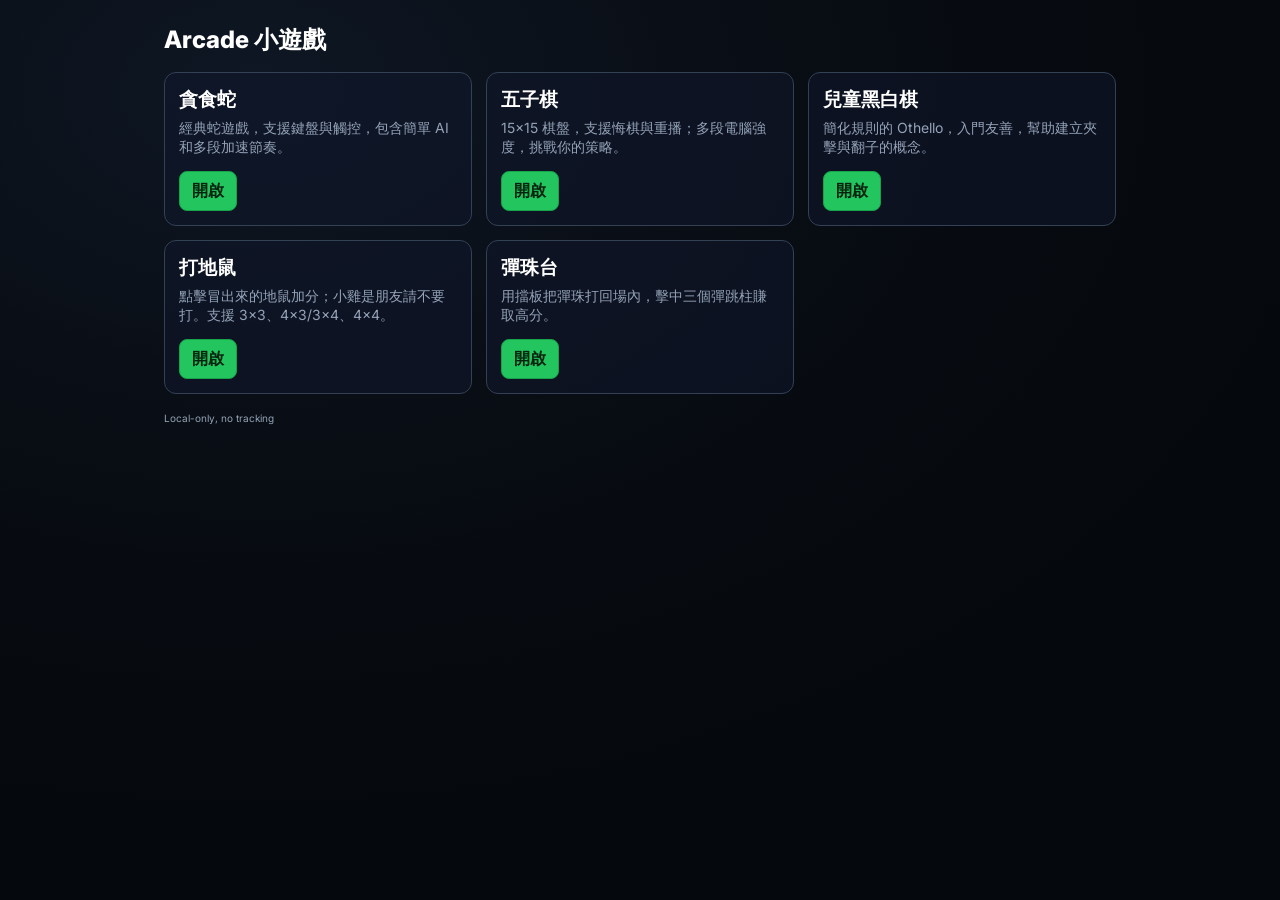
<file: arcade/index.html>
<!doctype html>
<html lang="zh-Hant">
<head>
  <meta charset="utf-8" />
  <meta name="viewport" content="width=device-width, initial-scale=1" />
  <title>Arcade 小遊戲集合</title>
  <link rel="preconnect" href="https://fonts.googleapis.com">
  <link rel="preconnect" href="https://fonts.gstatic.com" crossorigin>
  <link href="https://fonts.googleapis.com/css2?family=Inter:wght@400;600;800&display=swap" rel="stylesheet">
  <style>
    *{box-sizing:border-box}html,body{height:100%}body{margin:0;font-family:Inter,system-ui,-apple-system,Segoe UI,Roboto,Helvetica,Arial,'Apple Color Emoji','Segoe UI Emoji';background:radial-gradient(1200px 800px at 20% 10%,#0e1724, #0a0f17 35%, #070b11 60%, #05080c 100%);color:#e5e7eb}
    .app{max-width:1000px;margin:0 auto;padding:24px}
    h1{margin:0 0 16px;font-weight:800;font-size:24px;color:#fff}
    .grid{display:grid;grid-template-columns:repeat(auto-fill,minmax(260px,1fr));gap:14px}
    .card{border:1px solid #334155;background:rgba(15,23,42,.6);border-radius:12px;padding:14px}
    .card h3{margin:0 0 6px;color:#fff}
    .card p{margin:0 0 10px;color:#94a3b8;font-size:14px;min-height:42px}
    .card a{display:inline-block;background:#22c55e;color:#062310;text-decoration:none;padding:8px 12px;border-radius:8px;border:1px solid #16a34a;font-weight:600}
    .foot{margin-top:16px;color:#94a3b8;font-size:12px}
  </style>
  <meta name="color-scheme" content="dark light">
</head>
<body>
  <div class="app">
    <h1>Arcade 小遊戲</h1>
    <div class="grid">
      <div class="card">
        <h3>貪食蛇</h3>
        <p>經典蛇遊戲，支援鍵盤與觸控，包含簡單 AI 和多段加速節奏。</p>
        <a href="../snake-game/index.html">開啟</a>
      </div>
      <div class="card">
        <h3>五子棋</h3>
        <p>15×15 棋盤，支援悔棋與重播；多段電腦強度，挑戰你的策略。</p>
        <a href="../gomoku/index.html">開啟</a>
      </div>
      <div class="card">
        <h3>兒童黑白棋</h3>
        <p>簡化規則的 Othello，入門友善，幫助建立夾擊與翻子的概念。</p>
        <a href="../othello-kids/index.html">開啟</a>
      </div>
      <div class="card">
        <h3>打地鼠</h3>
        <p>點擊冒出來的地鼠加分；小雞是朋友請不要打。支援 3×3、4×3/3×4、4×4。</p>
        <a href="../whack-a-mole/index.html">開啟</a>
      </div>
      <div class="card">
        <h3>彈珠台</h3>
        <p>用擋板把彈珠打回場內，擊中三個彈跳柱賺取高分。</p>
        <a href="../pinball/index.html">開啟</a>
      </div>
    </div>
    <div class="foot">
      <small>Local-only, no tracking</small>
    </div>
  </div>
</body>
</html>
</file>
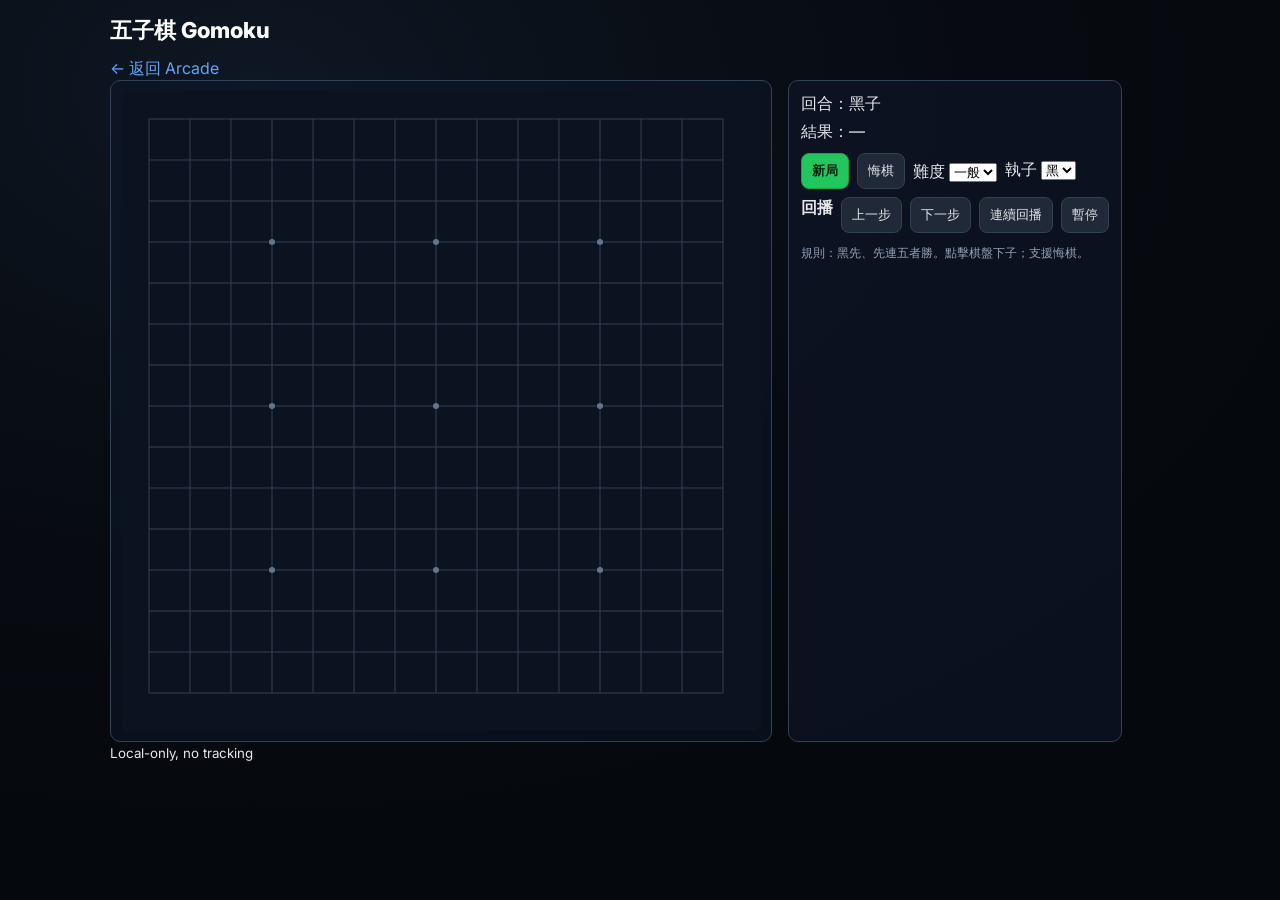
<file: gomoku/index.html>
﻿<!doctype html>
<html lang="zh-Hant">
<head>
  <meta charset="utf-8" />
  <meta name="viewport" content="width=device-width, initial-scale=1" />
  <title>五子棋 Gomoku</title>
  <link rel="preconnect" href="https://fonts.googleapis.com">
  <link rel="preconnect" href="https://fonts.gstatic.com" crossorigin>
  <link href="https://fonts.googleapis.com/css2?family=Inter:wght@400;600;800&display=swap" rel="stylesheet">
  <link rel="stylesheet" href="styles.css" />
  <link rel="stylesheet" href="responsive.css" />
</head>
<body>
  <div class="app">
    <header class="head">
      <h1>五子棋 Gomoku</h1>
      <nav class="nav">
        <a href="../arcade/index.html">← 返回 Arcade</a>
      </nav>
    </header>

    <main class="main">
      <div class="gomoku">
        <div class="board-wrap">
          <canvas id="gomokuBoard" width="640" height="640" aria-label="Gomoku board" tabindex="0"></canvas>
        </div>
        <aside class="side">
          <div class="status">
            <div>回合：<span id="turn">黑子</span></div>
            <div>結果：<span id="result">—</span></div>
          </div>
          <div class="controls"><button id="newGame" class="primary">新局</button><button id="undo">悔棋</button><label style="display:block;margin-top:8px;">難度 <select id="difficulty"><option value="novice">入門</option><option value="easy">簡單</option><option value="medium" selected>一般</option><option value="hard">困難</option><option value="expert">專家</option></select></label><label style="display:block;margin-top:6px;">執子 <select id="side"><option value="black" selected>黑</option><option value="white">白</option></select></label></div>
          <div class="controls" style="margin-top:8px">
            <div style="font-weight:600;margin-bottom:6px">回播</div>
            <button id="replayPrev">上一步</button>
            <button id="replayNext">下一步</button>
            <button id="replayPlay">連續回播</button>
            <button id="replayPause">暫停</button>
          </div>
          <div id="explain" style="margin-top:10px;color:#cbd5e1;font-size:13px;line-height:1.5"></div>
          <p class="hint">規則：黑先、先連五者勝。點擊棋盤下子；支援悔棋。</p>
        </aside>
      </div>
    </main>

    <footer class="foot">
      <small>Local-only, no tracking</small>
    </footer>
  </div>

  <script src="main.js"></script>
</body>
</html>
</file>
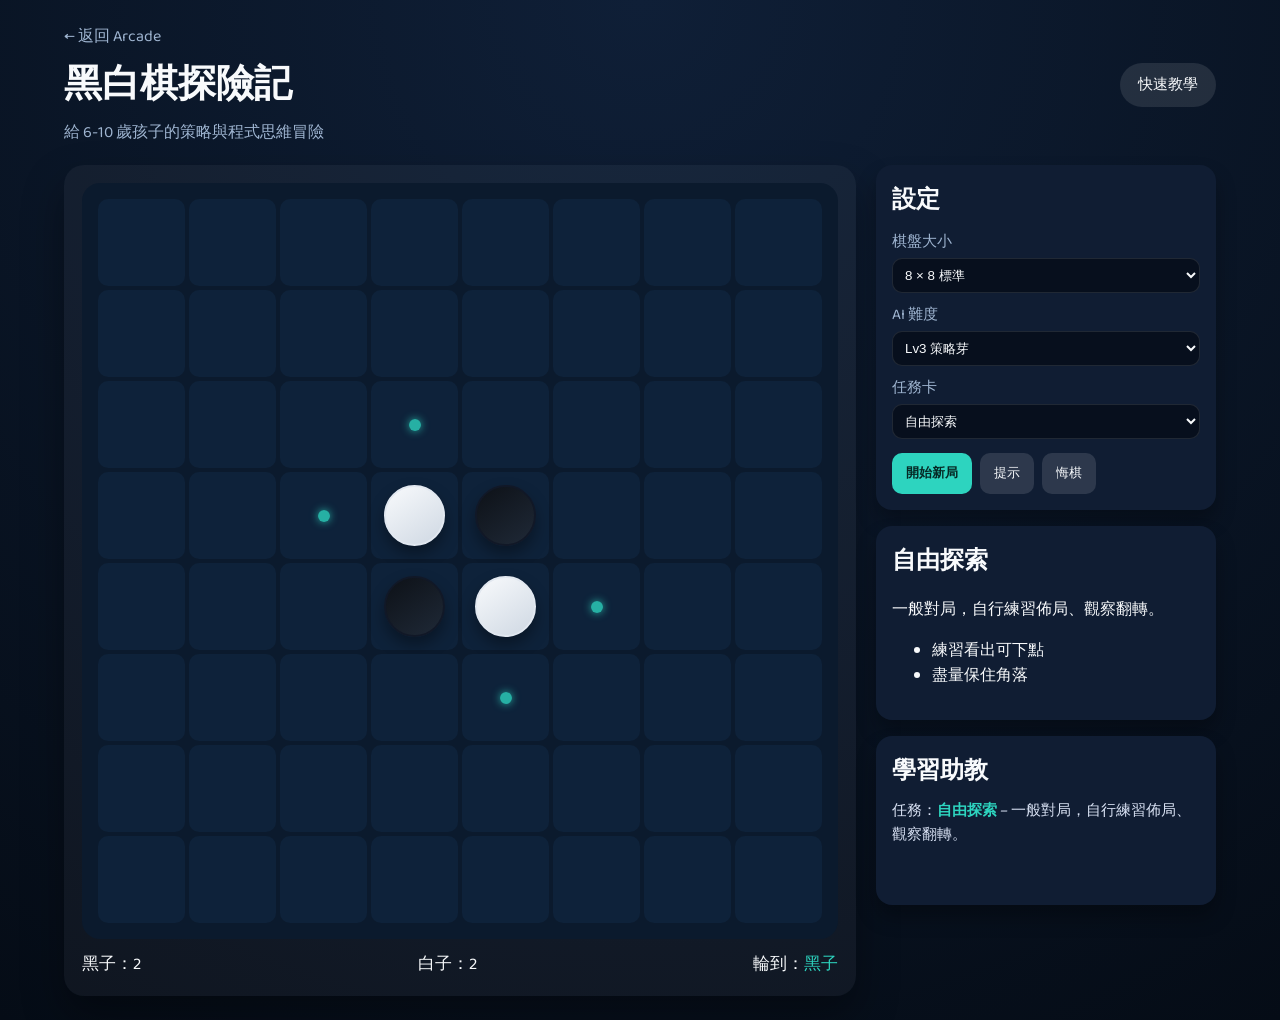
<file: othello-kids/index.html>
<!doctype html>
<html lang="zh-Hant">
<head>
  <meta charset="utf-8" />
  <meta name="viewport" content="width=device-width, initial-scale=1" />
  <title>黑白棋探險記 · Othello Kids Adventure</title>
  <link rel="preconnect" href="https://fonts.googleapis.com">
  <link rel="preconnect" href="https://fonts.gstatic.com" crossorigin>
  <link href="https://fonts.googleapis.com/css2?family=Baloo+2:wght@500;600&display=swap" rel="stylesheet">
  <link rel="stylesheet" href="styles.css" />
</head>
<body>
  <div class="app">
    <header class="hero">
      <div>
        <a href="../arcade/index.html" class="back">← 返回 Arcade</a>
        <h1>黑白棋探險記</h1>
        <p>給 6-10 歲孩子的策略與程式思維冒險</p>
      </div>
      <button id="guideBtn" class="pill">快速教學</button>
    </header>

    <main class="layout">
      <section class="board-shell">
        <div class="board" id="board"></div>
        <div class="board-footer">
          <div>黑子：<span id="blackCount">2</span></div>
          <div>白子：<span id="whiteCount">2</span></div>
          <div class="turn">輪到：<span id="turnLabel">黑子</span></div>
        </div>
      </section>

      <section class="panel">
        <div class="card">
          <h2>設定</h2>
          <label>棋盤大小
            <select id="sizeSelect">
              <option value="8" selected>8 × 8 標準</option>
              <option value="6">6 × 6 入門</option>
              <option value="4">4 × 4 迷你</option>
            </select>
          </label>
          <label>AI 難度
            <select id="difficultySelect">
              <option value="1">Lv1 新手</option>
              <option value="2">Lv2 觀察家</option>
              <option value="3" selected>Lv3 策略芽</option>
              <option value="4">Lv4 進階戰術</option>
              <option value="5">Lv5 教練級</option>
            </select>
          </label>
          <label>任務卡
            <select id="missionSelect"></select>
          </label>
          <div class="btn-row">
            <button id="newGame" class="primary">開始新局</button>
            <button id="hintBtn">提示</button>
            <button id="undoBtn">悔棋</button>
          </div>
        </div>

        <div class="card" id="missionCard">
          <h2 id="missionTitle">任務介紹</h2>
          <p id="missionDesc">選擇任務卡即可載入專屬挑戰情境。</p>
          <ul id="missionGoals"></ul>
        </div>

        <div class="card">
          <h2>學習助教</h2>
          <div id="coachLog" class="coach-log">歡迎！棋盤上的亮點是可下的位置，點擊即可夾擊翻面喔。</div>
        </div>
      </section>
    </main>
  </div>

  <template id="guideTemplate">
    <div class="modal" role="dialog" aria-label="快速教學">
      <div class="modal-box">
        <button class="close" data-close>×</button>
        <h3>3 分鐘搞懂黑白棋</h3>
        <ol>
          <li>夾住對手棋子即可把夾住路徑全部翻成自己的顏色。</li>
          <li>可下點會用「小亮點」提醒，沒有可下點時自動 PASS。</li>
          <li>善用角落、邊線，不容易被反翻；任務卡會給你不同挑戰。</li>
        </ol>
        <p>試著完成任務，再挑戰更聰明的 AI！</p>
      </div>
    </div>
  </template>

  <!-- 使用一般 script + defer，避免在 file:// 下被 CORS 擋掉 (module 會被擋) -->
  <script src="main.js" defer></script>
</body>
</html>
</file>
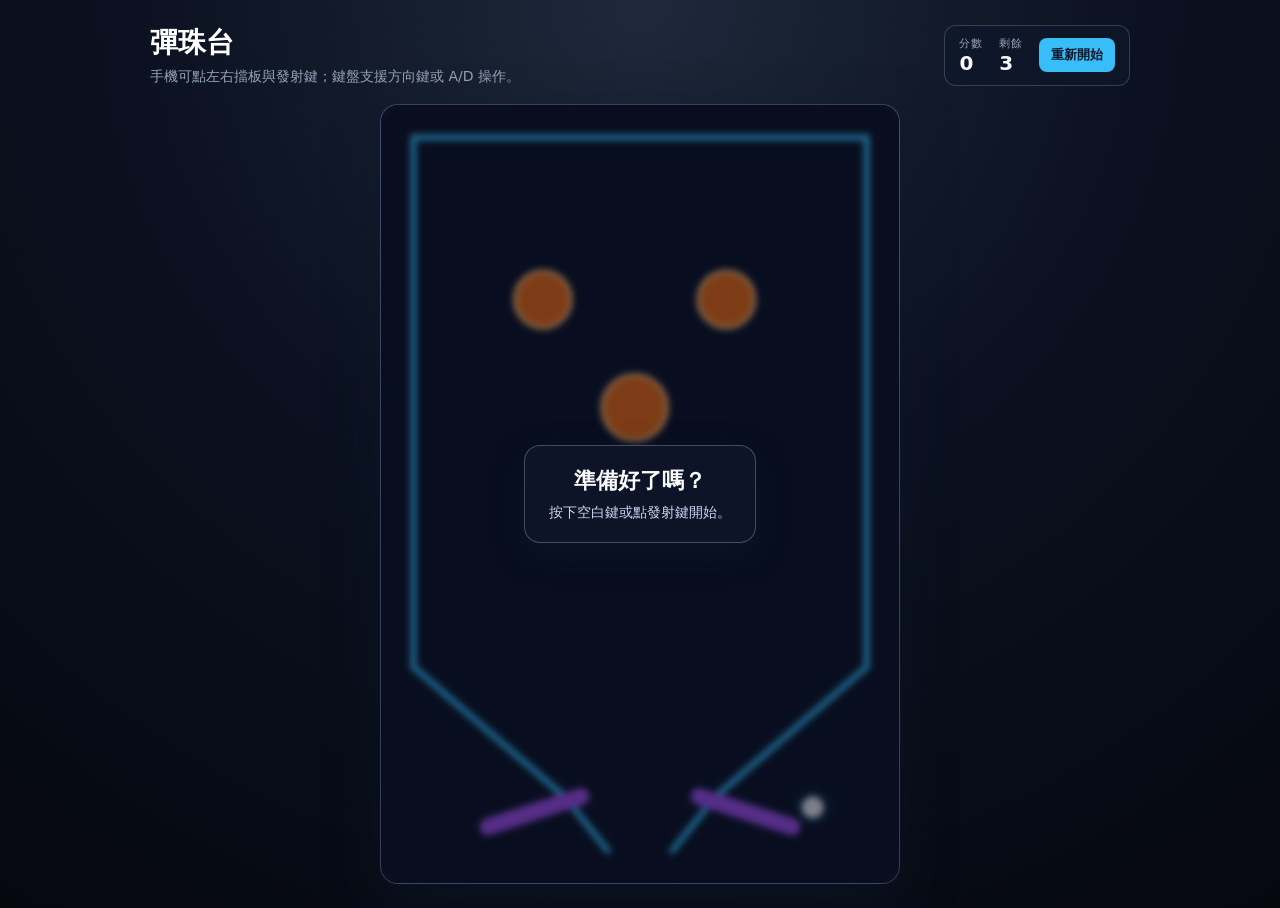
<file: pinball/index.html>
<!doctype html>
<html lang="zh-Hant">
<head>
  <meta charset="utf-8" />
  <meta name="viewport" content="width=device-width, initial-scale=1" />
  <title>彈珠台</title>
  <link rel="stylesheet" href="styles.css" />
</head>
<body>
  <main class="app">
    <header class="header">
      <div>
        <h1>彈珠台</h1>
        <p>手機可點左右擋板與發射鍵；鍵盤支援方向鍵或 A/D 操作。</p>
      </div>
      <div class="scoreboard">
        <div>
          <span class="label">分數</span>
          <span id="score" class="value">0</span>
        </div>
        <div>
          <span class="label">剩餘</span>
          <span id="lives" class="value">3</span>
        </div>
        <button id="restart" type="button">重新開始</button>
      </div>
    </header>
    <section class="board">
      <canvas id="table" width="480" height="720" aria-label="彈珠台" role="img"></canvas>
      <div class="touch-controls" aria-hidden="true">
        <button class="touch-button left" type="button">左擋板</button>
        <button class="touch-button launch" type="button">發射</button>
        <button class="touch-button right" type="button">右擋板</button>
      </div>
      <div id="overlay" class="overlay">
        <div class="panel">
          <h2>準備好了嗎？</h2>
          <p>按下空白鍵或點發射鍵開始。</p>
        </div>
      </div>
    </section>
  </main>
  <script src="main.js"></script>
</body>
</html>
</file>
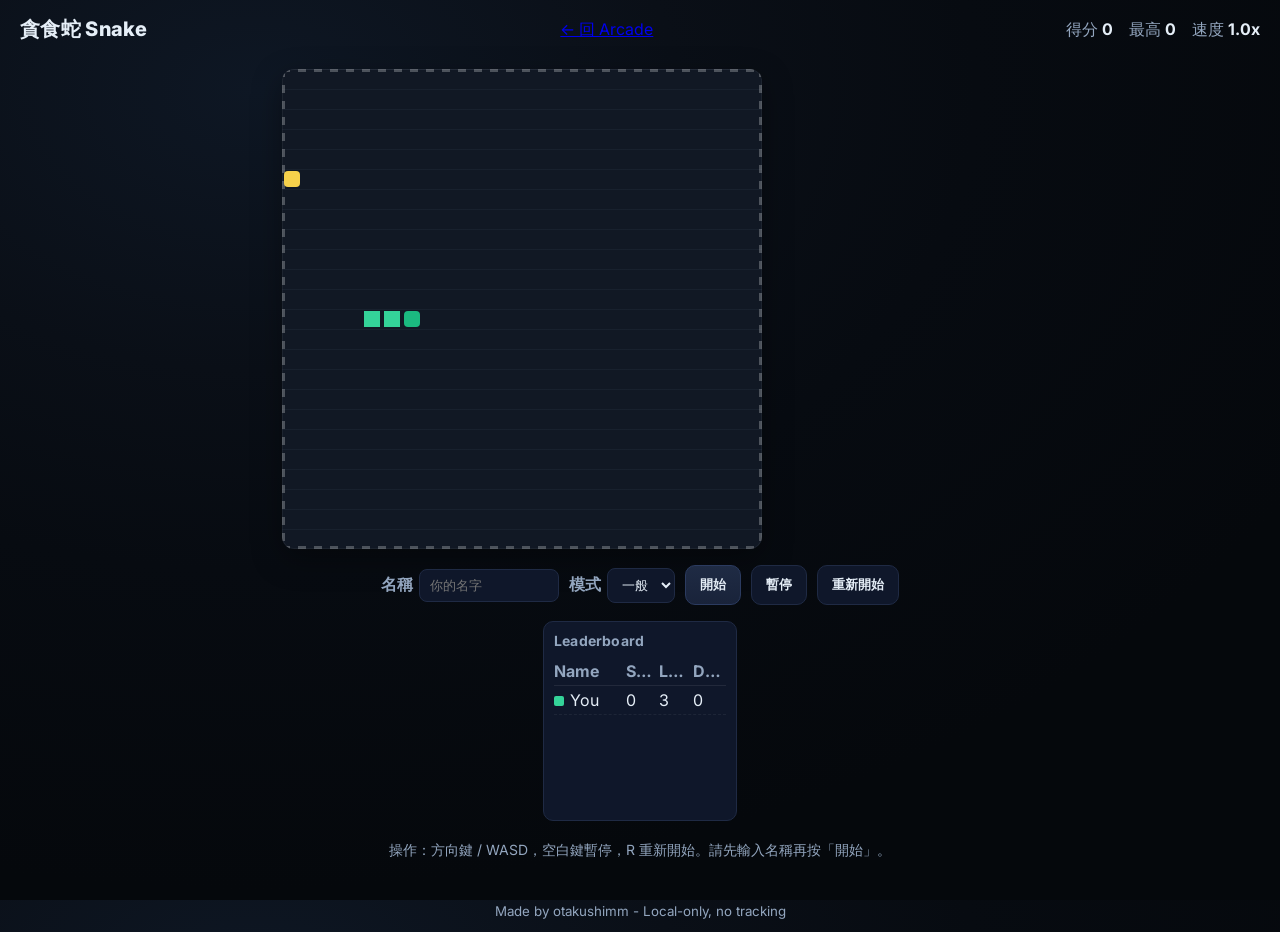
<file: snake-game/index.html>
<!doctype html>
<html lang="zh-Hant">
<head>
  <meta charset="utf-8" />
  <meta name="viewport" content="width=device-width, initial-scale=1" />
  <title>貪食蛇 Snake</title>
  <link rel="preconnect" href="https://fonts.googleapis.com">
  <link rel="preconnect" href="https://fonts.gstatic.com" crossorigin>
  <link href="https://fonts.googleapis.com/css2?family=Inter:wght@400;600;800&display=swap" rel="stylesheet">
  <link rel="stylesheet" href="styles.css" />
  <!-- layout expects specific IDs present: score/high/speed/leaderboard -->
</head>
<body>
  <div class="app">
    <header class="head">
      <h1>貪食蛇 Snake</h1>
      <nav class="nav"><a href="../arcade/index.html">← 回 Arcade</a></nav>
      <div class="stats">
        <div>得分 <span id="score">0</span></div>
        <div>最高 <span id="high">0</span></div>
        <div>速度 <span id="speed">1x</span></div>
      </div>
    </header>

    <main class="main">
      <!-- Board -->
      <div class="playzone">
        <canvas id="board" width="480" height="480" aria-label="Game board" tabindex="0"></canvas>
      </div>

      <!-- Touch controls: 下方左右兩側，上/左 與 下/右 -->
      <div class="touch two-columns" aria-label="Touch controls">
        <div class="col left">
          <button data-dir="up" aria-label="Up">上</button>
          <button data-dir="left" aria-label="Left">左</button>
        </div>
        <div class="col right">
          <button data-dir="down" aria-label="Down">下</button>
          <button data-dir="right" aria-label="Right">右</button>
        </div>
      </div>

      <!-- Controls (名稱、模式、開始/暫停/重來) -->
      <div class="controls">
        <label class="namewrap">名稱
          <input id="playerName" class="name" placeholder="你的名字" maxlength="12" />
        </label>
        <label class="mode" for="modeSelect">模式
          <select id="modeSelect">
            <option value="normal" selected>一般</option>
            <option value="versus">對戰</option>
            <option value="infinite">無限</option>
          </select>
        </label>
        <button id="startBtn" class="primary">開始</button>
        <button id="pauseBtn">暫停</button>
        <button id="restartBtn">重新開始</button>
      </div>

      <!-- Leaderboard -->
      <aside id="leaderboard" class="leaderboard" aria-label="排行榜"></aside>

      <!-- Hint -->
      <p class="hint">操作：方向鍵 / WASD，空白鍵暫停，R 重新開始。請先輸入名稱再按「開始」。</p>
    </main>

    <footer class="foot">
      <small>Made by otakushimm - Local-only, no tracking</small>
    </footer>
  </div>

  <script src="main.js"></script>
  </body>
  </html>
</file>
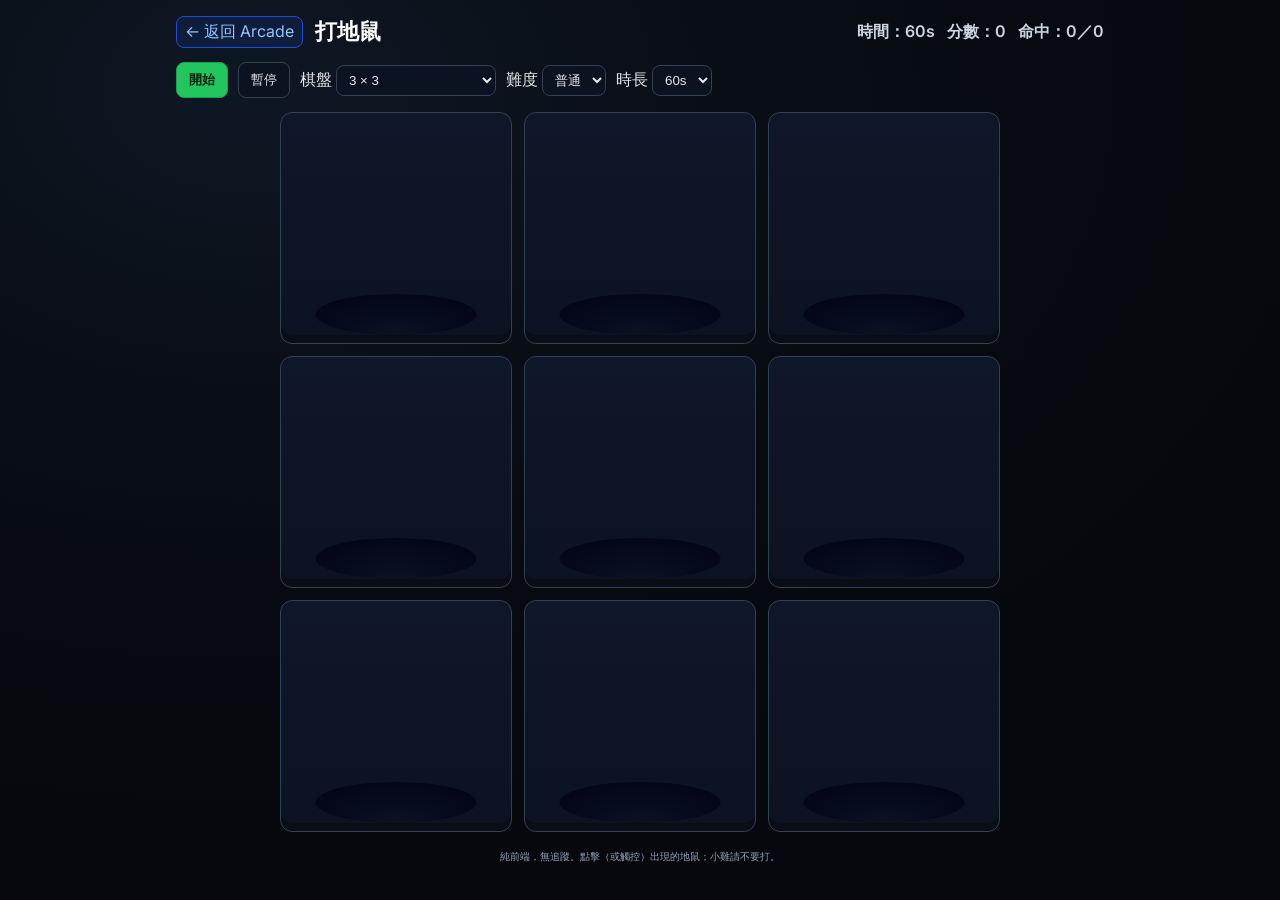
<file: whack-a-mole/index.html>
<!doctype html>
<html lang="zh-Hant">
<head>
  <meta charset="utf-8" />
  <meta name="viewport" content="width=device-width, initial-scale=1" />
  <title>打地鼠｜Whack-a-Mole</title>
  <link rel="preconnect" href="https://fonts.googleapis.com">
  <link rel="preconnect" href="https://fonts.gstatic.com" crossorigin>
  <link href="https://fonts.googleapis.com/css2?family=Inter:wght@400;600;800&display=swap" rel="stylesheet">
  <link rel="stylesheet" href="styles.css" />
</head>
<body>
  <div class="app">
    <header class="top">
      <a class="back" href="../arcade/index.html">← 返回 Arcade</a>
      <h1>打地鼠</h1>
      <div class="hud">
        <div>時間：<span id="time">60</span>s</div>
        <div>分數：<span id="score">0</span></div>
        <div>命中：<span id="hits">0</span>／<span id="shots">0</span></div>
      </div>
    </header>

    <main>
      <section class="controls">
        <button id="startBtn" class="primary">開始</button>
        <button id="pauseBtn">暫停</button>
        <label>棋盤
          <select id="boardSize">
            <option value="3x3" selected>3 × 3</option>
            <option value="4x3">4 × 3（直立變 3×4）</option>
            <option value="4x4">4 × 4</option>
          </select>
        </label>
        <label>難度
          <select id="difficulty">
            <option value="easy">容易</option>
            <option value="normal" selected>普通</option>
            <option value="hard">困難</option>
          </select>
        </label>
        <label>時長
          <select id="duration">
            <option value="45">45s</option>
            <option value="60" selected>60s</option>
            <option value="90">90s</option>
          </select>
        </label>
      </section>

      <section class="board" id="board" aria-label="遊戲區" role="application"></section>
    </main>

    <footer class="foot">
      <small>純前端，無追蹤。點擊（或觸控）出現的地鼠；小雞請不要打。</small>
    </footer>
  </div>

  <script src="main.js"></script>
</body>
</html>
</file>
<file: gomoku/styles.css>
﻿*{box-sizing:border-box}html,body{height:100%}body{margin:0;font-family:Inter,system-ui,-apple-system,Segoe UI,Roboto,Helvetica,Arial,'Apple Color Emoji','Segoe UI Emoji';background:radial-gradient(1200px 800px at 20% 10%,#0e1724, #0a0f17 35%, #070b11 60%, #05080c 100%);color:#e5e7eb}.app{max-width:1100px;margin:0 auto;padding:16px 20px}h1{margin:0 0 12px;font-weight:800;font-size:22px;color:#fff}.nav a{color:#60a5fa;text-decoration:none}.gomoku{display:flex;gap:16px}.board-wrap{padding:10px;border:1px solid #334155;border-radius:10px;background:rgba(15,23,42,0.5)}canvas{background:#0b1320;border-radius:8px;display:block}.side{min-width:220px;border:1px solid #334155;border-radius:10px;padding:12px;background:rgba(15,23,42,0.6)}.status{display:grid;gap:6px;margin-bottom:10px}.controls{display:flex;gap:8px;margin-bottom:8px}button{background:#1f2937;color:#e5e7eb;border:1px solid #334155;border-radius:8px;padding:8px 10px;cursor:pointer}button.primary{background:#22c55e;color:#062310;border-color:#16a34a;font-weight:600}.hint{color:#94a3b8;font-size:12px}
</file>
<file: gomoku/responsive.css>
/* Responsive overrides for mobile */
canvas#gomokuBoard{width:min(92vw,640px);height:auto;display:block}
@media (max-width: 900px){.gomoku{flex-direction:column}.side{min-width:unset;width:100%}}
</file>
<file: othello-kids/styles.css>
:root {
  color-scheme: dark;
  --bg: #081221;
  --panel: #101d33;
  --accent: #2dd4bf;
  --accent-dark: #0d9488;
  --text: #f8fafc;
  --muted: #9fb5d1;
  --warning: #f59e0b;
}

* { box-sizing: border-box; }
html, body {
  margin: 0;
  padding: 0;
  min-height: 100%;
  font-family: 'Baloo 2', 'Noto Sans TC', sans-serif;
  background: radial-gradient(circle at top, #0f1f37, #050c16);
  color: var(--text);
}

.app { max-width: 1200px; margin: 0 auto; padding: 24px; }
.hero { display:flex; justify-content:space-between; align-items:center; margin-bottom:20px; }
.hero h1 { margin:0; font-size:2.4rem; }
.hero p { margin:4px 0 0; color:var(--muted); }
.hero .back { display:inline-block; margin-bottom:6px; color:var(--muted); text-decoration:none; }
.hero .back:hover { color:var(--accent); }
.pill { border:none; border-radius:999px; padding:10px 18px; background:rgba(255,255,255,.1); color:var(--text); cursor:pointer; font-size:0.95rem; }
.pill:hover { background:rgba(255,255,255,.25); }

.layout { display:grid; grid-template-columns: minmax(480px, 1fr) 340px; gap:20px; }
.board-shell { background:rgba(255,255,255,0.04); border-radius:20px; padding:18px; box-shadow:0 20px 40px rgba(0,0,0,.35); }
.board { width:100%; aspect-ratio:1; display:grid; background:#0b1a2d; border-radius:18px; padding:16px; gap:4px; }
.cell { background:#0e223a; border-radius:10px; position:relative; cursor:pointer; transition:transform .15s; }
.cell:hover { transform:scale(1.02); }
.cell.disabled { cursor:not-allowed; opacity:.4; }
.disc { width:70%; height:70%; border-radius:50%; position:absolute; top:15%; left:15%; box-shadow:0 8px 15px rgba(0,0,0,.35); }
.disc.black { background:linear-gradient(145deg,#0d1117,#1f2937); border:2px solid #111827; }
.disc.white { background:linear-gradient(145deg,#f8fafc,#cfd8e3); border:2px solid #e2e8f0; }
.hint-dot { width:12px; height:12px; border-radius:50%; background:rgba(45,212,191,.8); position:absolute; top:calc(50% - 6px); left:calc(50% - 6px); box-shadow:0 0 8px rgba(45,212,191,.8); }
.last-move { outline:3px solid var(--accent); outline-offset:-6px; }
.suggestion-ring { outline:3px dashed var(--warning); outline-offset:-5px; }

.board-footer { display:flex; justify-content:space-between; margin-top:12px; font-size:1.05rem; }
.turn span { color:var(--accent); }

.panel { display:flex; flex-direction:column; gap:16px; }
.card { background:var(--panel); border-radius:16px; padding:16px; box-shadow:0 12px 20px rgba(0,0,0,0.3); }
.card h2 { margin:0 0 8px; }
.card label { display:block; margin-top:10px; font-size:0.95rem; color:var(--muted); }
.card select { width:100%; margin-top:4px; padding:8px; border-radius:10px; border:1px solid rgba(255,255,255,0.1); background:rgba(6,13,24,0.8); color:var(--text); }
.btn-row { margin-top:14px; display:flex; gap:8px; flex-wrap:wrap; }
button { font-family:inherit; border:none; border-radius:10px; padding:10px 14px; cursor:pointer; background:rgba(255,255,255,.12); color:var(--text); }
button.primary { background:var(--accent); color:#062925; font-weight:600; }
button:disabled { opacity:.4; cursor:not-allowed; }

.coach-log { min-height:90px; font-size:0.95rem; color:#d9e2f4; }
.coach-log strong { color:var(--accent); }

.modal { position:fixed; inset:0; background:rgba(4,9,17,.7); display:flex; align-items:center; justify-content:center; z-index:50; }
.modal-box { background:#0f1e34; border-radius:20px; padding:24px; width:min(420px,90%); box-shadow:0 20px 40px rgba(0,0,0,.5); }
.modal .close { position:absolute; top:18px; right:18px; background:transparent; font-size:1.4rem; }

@media (max-width: 980px) {
  .layout { grid-template-columns: 1fr; }
}
</file>
<file: pinball/styles.css>
:root{
  color-scheme: dark;
  font-family: "Noto Sans TC", "Inter", system-ui, sans-serif;
  background: #05080f;
}
*{box-sizing:border-box}
body{
  margin:0;
  min-height:100vh;
  display:flex;
  justify-content:center;
  align-items:flex-start;
  padding:24px;
  color:#e5e7eb;
  background:radial-gradient(circle at top, #1e293b, #0b1120 45%, #05080f 100%);
}
.app{
  width:min(980px, 100%);
  display:flex;
  flex-direction:column;
  gap:18px;
}
.header{
  display:flex;
  justify-content:space-between;
  flex-wrap:wrap;
  gap:16px;
  align-items:center;
}
.header h1{
  margin:0 0 6px;
  font-size:28px;
  color:#fff;
}
.header p{
  margin:0;
  color:#94a3b8;
  font-size:14px;
}
.scoreboard{
  display:flex;
  align-items:center;
  gap:16px;
  flex-wrap:wrap;
  padding:10px 14px;
  border-radius:12px;
  border:1px solid rgba(148,163,184,.3);
  background:rgba(15,23,42,.65);
}
.scoreboard .label{
  display:block;
  font-size:11px;
  text-transform:uppercase;
  letter-spacing:.08em;
  color:#94a3b8;
}
.scoreboard .value{
  display:block;
  font-weight:700;
  font-size:20px;
  color:#f8fafc;
}
#restart{
  border:none;
  border-radius:8px;
  padding:8px 12px;
  font-weight:600;
  color:#0f172a;
  background:#38bdf8;
  cursor:pointer;
}
#restart:hover{filter:brightness(1.05)}
.board{
  position:relative;
  width:min(520px, 100%);
  aspect-ratio:2/3;
  margin:0 auto;
  border-radius:18px;
  background:linear-gradient(160deg, rgba(59,130,246,.2), rgba(15,23,42,.8));
  border:1px solid rgba(148,163,184,.3);
  box-shadow:0 18px 50px rgba(15,23,42,.6);
  overflow:hidden;
}
canvas{
  width:100%;
  height:100%;
  display:block;
}
.touch-controls{
  position:absolute;
  inset:0;
  display:flex;
  align-items:flex-end;
  justify-content:space-between;
  gap:8px;
  padding:18px;
  pointer-events:none;
}
.touch-controls .touch-button{
  display:none;
}
@media (max-width: 768px), (pointer: coarse){
  .touch-controls .touch-button{
    display:inline-flex;
    align-items:center;
    justify-content:center;
  }
}
.touch-button{
  pointer-events:auto;
  border:none;
  border-radius:999px;
  padding:12px 16px;
  min-width:96px;
  font-size:13px;
  font-weight:700;
  text-transform:uppercase;
  letter-spacing:.08em;
  color:#0f172a;
  background:rgba(226,232,240,.9);
  box-shadow:0 8px 18px rgba(15,23,42,.4);
  opacity:.8;
}
.touch-button.launch{
  background:#38bdf8;
}
.touch-button.left,
.touch-button.right{
  background:#a855f7;
  color:#f8fafc;
}
.touch-button:active{
  transform:scale(.96);
}
.overlay{
  position:absolute;
  inset:0;
  display:flex;
  align-items:center;
  justify-content:center;
  background:rgba(2,6,23,.5);
  backdrop-filter:blur(3px);
  color:#f8fafc;
  text-align:center;
}
.overlay.hidden{display:none}
.panel{
  background:rgba(15,23,42,.85);
  border:1px solid rgba(148,163,184,.4);
  padding:20px 24px;
  border-radius:16px;
  box-shadow:0 12px 30px rgba(15,23,42,.6);
}
.panel h2{margin:0 0 8px;font-size:22px}
.panel p{margin:0;color:#cbd5f5;font-size:14px}
</file>
<file: snake-game/styles.css>
:root {
  --bg: #0b0f14;
  --panel: #111824;
  --ink: #e5eef7;
  --muted: #93a6bf;
  --accent: #38bdf8;
  --food: #f59e0b;
  --snake: #34d399;
  --grid: #1f2937;
  --danger: #ef4444;
}

* { box-sizing: border-box; }
html, body { height: 100%; }
body {
  margin: 0;
  font-family: Inter, system-ui, -apple-system, Segoe UI, Roboto, Helvetica, Arial, "Apple Color Emoji", "Segoe UI Emoji";
  color: var(--ink);
  background: radial-gradient(1200px 800px at 20% 10%, #0e1724, #0a0f17 35%, #070b11 60%, #05080c 100%);
}

.app { min-height: 100%; display: grid; grid-template-rows: auto 1fr auto; }
.head { padding: 16px 20px; display: flex; align-items: center; justify-content: space-between; }
.head h1 { font-weight: 800; letter-spacing: 0.3px; margin: 0; font-size: 20px; }
.stats { display: grid; grid-auto-flow: column; gap: 16px; color: var(--muted); }
.stats span { color: var(--ink); font-weight: 700; }

.main { display: grid; place-items: center; gap: 16px; padding: 10px 20px 28px; }

.playzone { display: grid; grid-template-columns: auto 220px; gap: 16px; align-items: start; }

canvas#board {
  background: repeating-linear-gradient(0deg, var(--panel), var(--panel) 19px, var(--grid) 20px),
              repeating-linear-gradient(90deg, transparent, transparent 19px, var(--grid) 20px);
  border-radius: 12px;
  box-shadow: 0 10px 30px rgba(0,0,0,0.35), inset 0 0 0 1px rgba(255,255,255,0.05);
  outline: none;
  width: min(92vw, 480px);
  height: auto;
}

.controls { display: flex; gap: 10px; }
.controls .namewrap { display: flex; align-items: center; gap: 6px; color: var(--muted); font-weight: 600; }
.controls input.name { background: #0f172a; color: var(--ink); border: 1px solid #1f2a44; border-radius: 8px; padding: 8px 10px; width: 140px; }
.controls button {
  background: #0f172a;
  border: 1px solid #1f2a44;
  color: var(--ink);
  padding: 10px 14px;
  border-radius: 10px;
  cursor: pointer;
  font-weight: 600;
}
.controls .mode { display: flex; align-items: center; gap: 6px; color: var(--muted); font-weight: 600; }
.controls select { background: #0f172a; color: var(--ink); border: 1px solid #1f2a44; border-radius: 8px; padding: 8px 10px; }
.controls button.primary { background: linear-gradient(180deg, #1f2b44, #19233a); border-color: #2b3b60; }
.controls button:hover { filter: brightness(1.08); }

.hint { color: var(--muted); font-size: 14px; margin: 4px 0 0; }

.touch { margin-top: 10px; display: none; gap: 12px; }
.touch .row { display: contents; }
.touch button {
  width: 100%; height: 56px; font-size: 20px; border-radius: 12px; cursor: pointer;
  background: #0f172a; color: var(--ink); border: 1px solid #1f2a44;
}

.foot { padding: 12px 20px; color: var(--muted); text-align: center; }

.leaderboard { 
  background: #0f172a; border: 1px solid #1f2a44; border-radius: 10px; min-height: 200px; padding: 10px; color: var(--ink);
}
.leaderboard h3 { margin: 0 0 8px; font-size: 14px; color: var(--muted); font-weight: 700; letter-spacing: .2px; }
.leaderboard .row { display: grid; grid-template-columns: 1.2fr .5fr .5fr .6fr; gap: 6px; padding: 4px 0; border-bottom: 1px dashed rgba(255,255,255,0.06); }
.leaderboard .row span { overflow: hidden; text-overflow: ellipsis; white-space: nowrap; }
.leaderboard .row.head { color: var(--muted); font-weight: 700; border-bottom: 1px solid rgba(255,255,255,0.08); }

/* Responsive tweaks */
@media (max-width: 900px) {
  .main {
    grid-template-areas:
      'board'
      'touch'
      'controls'
      'leader'
      'hint';
  }
  /* Flatten playzone so its children are placed in main grid */
  .playzone { display: contents; }
  canvas#board { grid-area: board; justify-self: center; }
  .touch { grid-area: touch; display: grid; width: min(92vw, 480px); }
  .controls { grid-area: controls; }
  .leaderboard { grid-area: leader; }
  .hint { grid-area: hint; }
}
/* Show two-column touch controls on touch devices */
@media (pointer: coarse) {
  .touch.two-columns, .touch { 
    display: grid; 
    grid-template-columns: 1fr 1fr; 
    grid-template-areas: 
      'up down'
      'left right';
    gap: 12px; 
    width: min(92vw, 480px);
  }
  .touch button[data-dir="up"] { grid-area: up; }
  .touch button[data-dir="down"] { grid-area: down; }
  .touch button[data-dir="left"] { grid-area: left; }
  .touch button[data-dir="right"] { grid-area: right; }
}
</file>
<file: whack-a-mole/styles.css>
*{box-sizing:border-box}
html,body{height:100%}
body{margin:0;font-family:Inter,system-ui,-apple-system,Segoe UI,Roboto,Helvetica,Arial,'Apple Color Emoji','Segoe UI Emoji';background:radial-gradient(1200px 800px at 20% 10%,#0e1724, #0a0f17 35%, #070b11 60%, #05080c 100%);color:#e5e7eb}
.app{max-width:960px;margin:0 auto;padding:16px}
.top{display:flex;align-items:center;gap:12px;flex-wrap:wrap}
.top h1{margin:0 8px 0 0;font-size:22px;font-weight:800;color:#fff}
.back{color:#93c5fd;text-decoration:none;border:1px solid #1d4ed8;padding:4px 8px;border-radius:8px;background:rgba(29,78,216,.15)}
.hud{margin-left:auto;display:flex;gap:12px;color:#cbd5e1;font-weight:600}
.controls{display:flex;gap:10px;align-items:center;flex-wrap:wrap;margin:14px 0}
button{padding:8px 12px;border-radius:8px;border:1px solid #334155;background:#0b1220;color:#e5e7eb;cursor:pointer}
button.primary{background:#22c55e;border-color:#16a34a;color:#062310;font-weight:700}
select{padding:6px 8px;border-radius:8px;border:1px solid #334155;background:#0b1220;color:#e5e7eb}

.board{--cols:3; --rows:3; display:grid; grid-template-columns:repeat(var(--cols),1fr); gap:12px; max-width:720px; margin:0 auto}
.hole{position:relative; aspect-ratio:1/1; border-radius:12px; overflow:hidden; background:linear-gradient(#0f172a,#0b1220); border:1px solid #334155; box-shadow:inset 0 -8px 0 rgba(0,0,0,.3)}
.pit{position:absolute; left:50%; bottom:8px; transform:translateX(-50%); width:70%; height:18%; background:radial-gradient(60% 110% at 50% 100%, #0b1220, #020617); border-radius:50%}
.mole,.friend{position:absolute; left:50%; bottom:-70%; transform:translateX(-50%); width:68%; height:68%; border-radius:50%; transition:bottom .12s ease-out; display:flex; align-items:center; justify-content:center}
.mole[hidden], .friend[hidden]{ display:none !important }
.mole{background:radial-gradient(circle at 50% 35%, #fde68a, #fbbf24 60%, #a16207); border:4px solid #92400e}
.friend{background:radial-gradient(circle at 50% 35%, #bae6fd, #60a5fa 65%, #1d4ed8); border:4px solid #1d4ed8}
.emoji{font-size:clamp(28px, 8vw, 56px); filter:drop-shadow(0 2px 0 rgba(0,0,0,.45))}
.up .mole,.up .friend{bottom:18%}
.label{position:absolute; top:6px; left:8px; font-size:12px; color:#94a3b8}
.foot{margin-top:16px;color:#94a3b8;font-size:12px;text-align:center}

/* 尺寸由 JS 依選項與裝置方向決定 */
</file>
